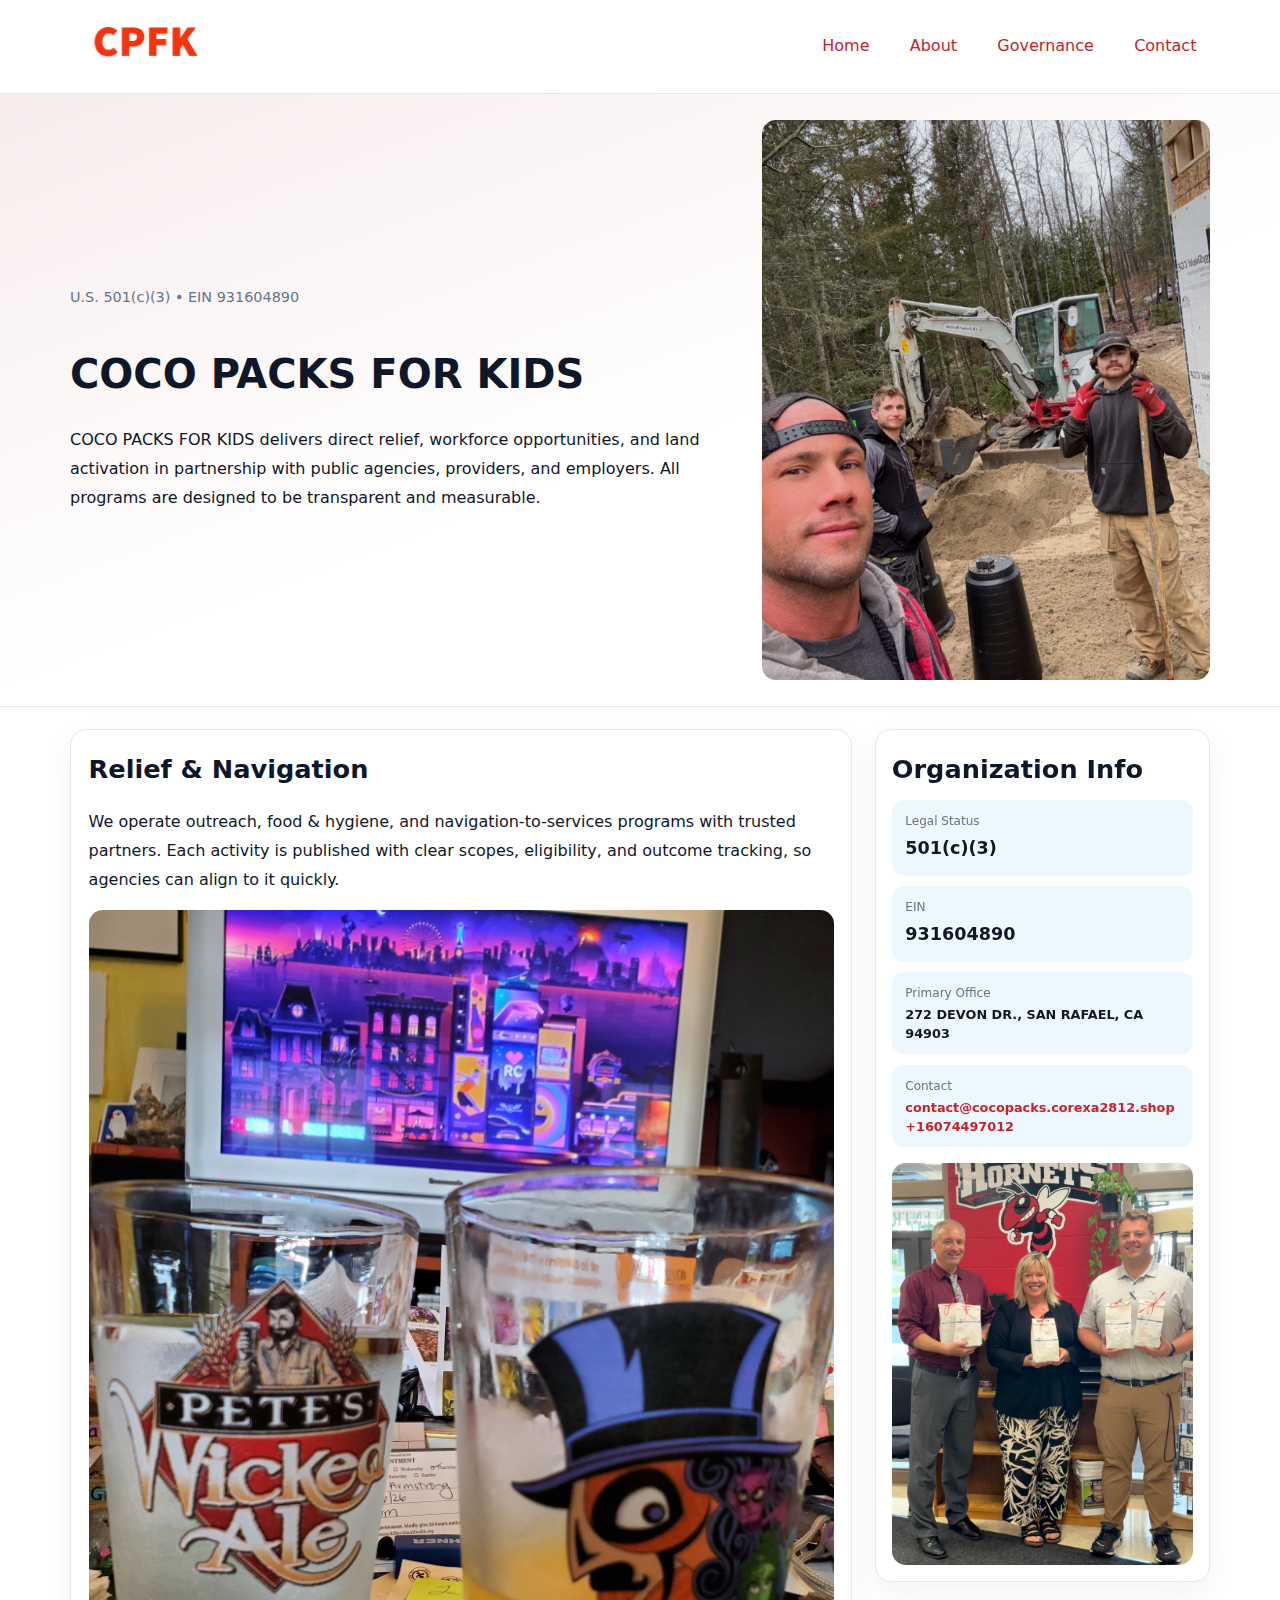
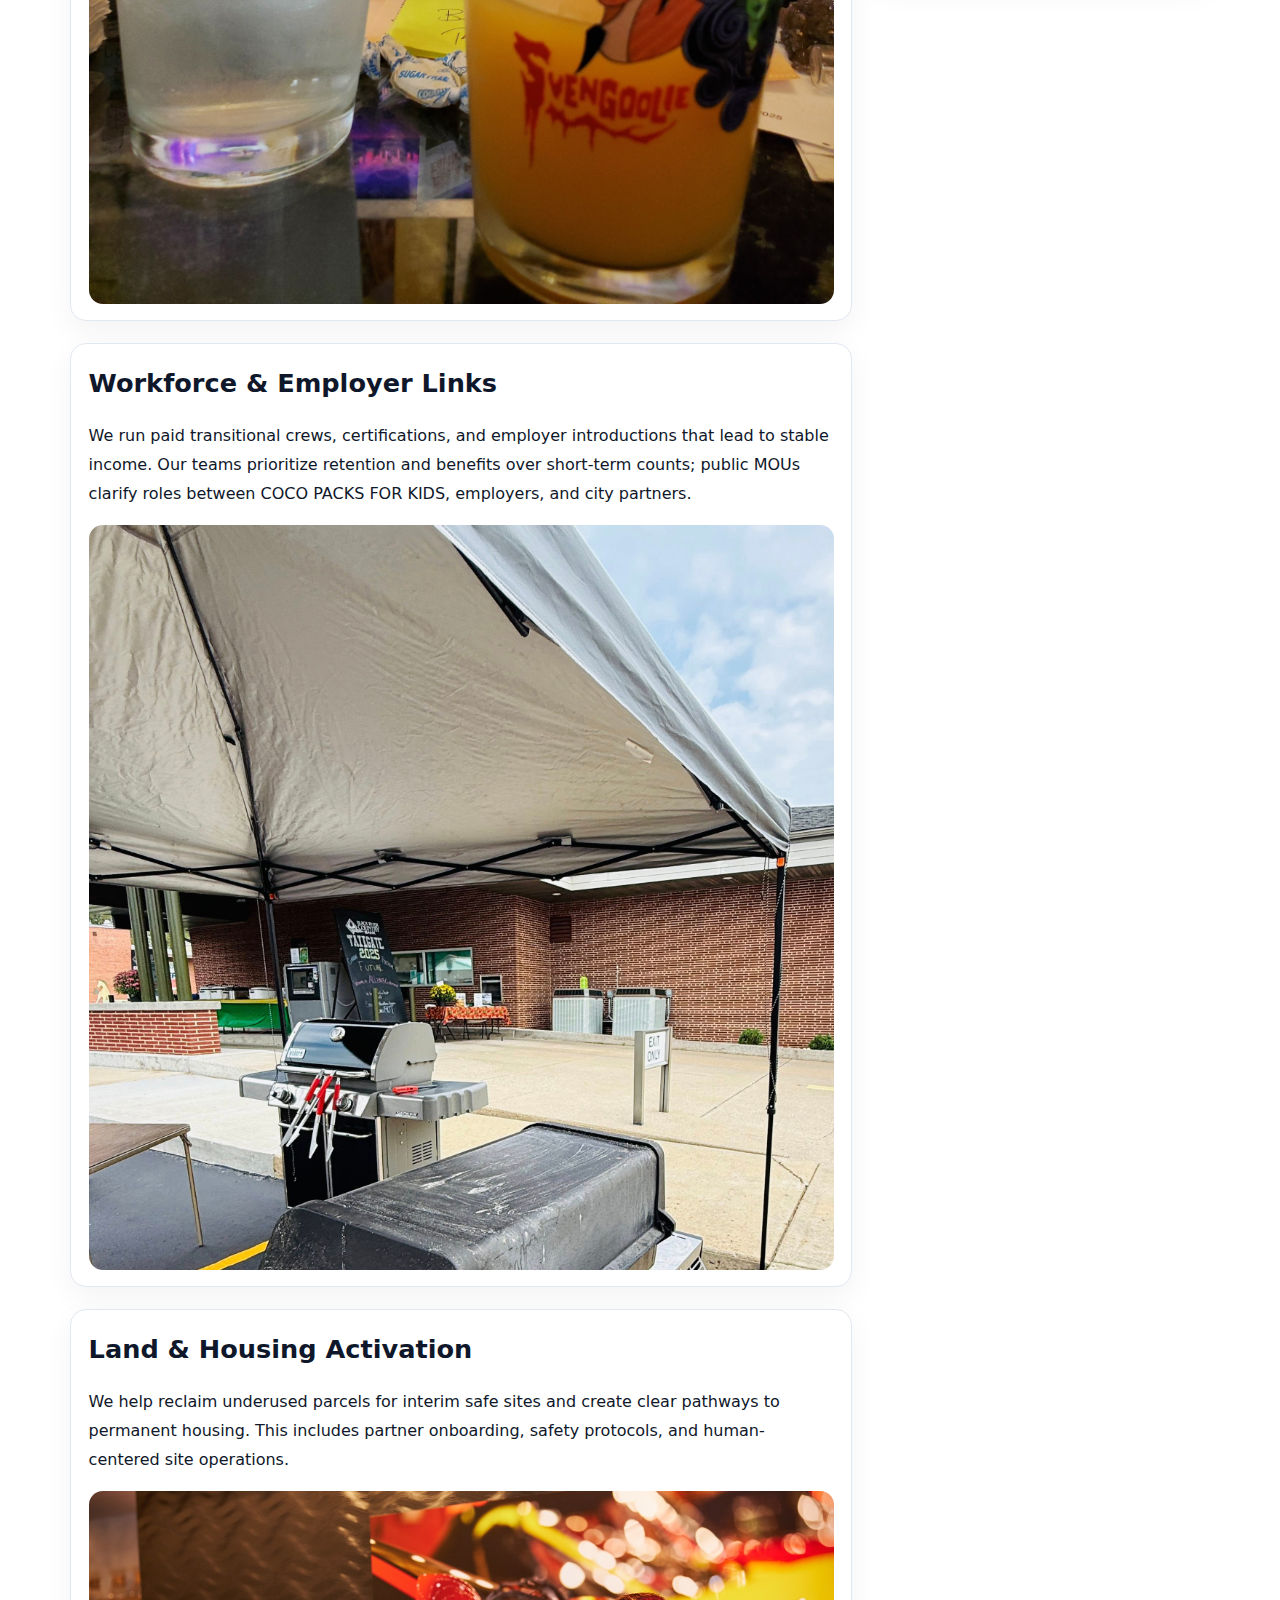
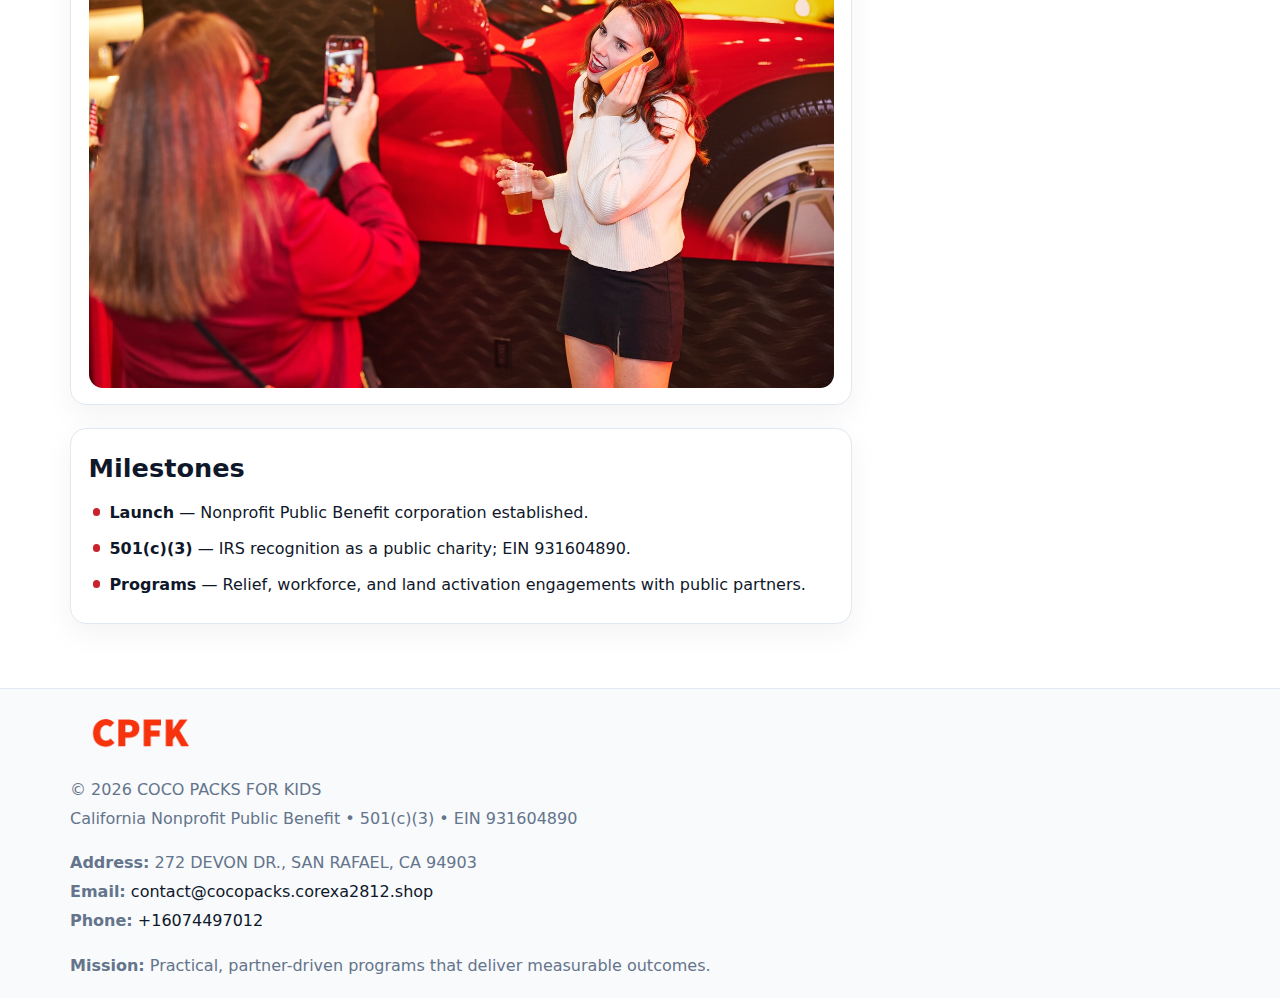
<file: index.html>
<!doctype html><html lang="en"><head>
<meta charset="utf-8">
<meta name="viewport" content="width=device-width,initial-scale=1">
<title>COCO PACKS FOR KIDS – Nonprofit • 2025</title>
<link rel="stylesheet" href="assets/styles.css">
<link rel="icon" href="images/logo.png">
<meta name="data-ein" content="931604890">
<meta name="data-name" content="COCO PACKS FOR KIDS">
<meta name="data-email" content="contact@cocopacks.corexa2812.shop">
<meta name="data-phone" content="+16074497012">
<meta name="data-address" content="272 DEVON DR.,
SAN RAFAEL, CA 94903">
<meta name="data-map" content="272+DEVON+DR+,+SAN+RAFAEL,+CA+94903">
  <meta name="description" content="We are a 501(c)(3) organization advancing community services, education, and direct relief through transparent programs, local partnerships, and measurable outcomes.">
<meta name="facebook-domain-verification" content="1esq0s2oo0bjjgynx4fqjtj9an6it1" />
</head><body>
<div style="position:absolute;left:-9999px;top:-9999px;opacity:0" data-uniq="{{UNIQUE_BLOB}}">
  <span>We are a 501(c)(3) organization advancing community services, education, and direct relief through transparent programs, local partnerships, and measurable outcomes.</span><svg width="12" height="12" viewBox="0 0 12 12" xmlns="http://www.w3.org/2000/svg"><circle cx="6" cy="6" r="5" fill="#0f766e"/></svg><img src="images/education.jpg" width="1" height="1" alt="" loading="lazy"/>
</div>

<header>
  <div class="topnav">
    <a href="index.html"><img src="images/logo.png" alt="COCO PACKS FOR KIDS" style="width:150px"></a>
    <nav>
      <a class="active" href="index.html">Home</a>
      <a href="about.html">About</a>
      <a href="governance.html">Governance</a>
      <a href="contact.html">Contact</a>
    </nav>
  </div>
</header>

<section class="ce9fc2018ef">
  <div class="hero-wrap">
    <div>
      <p class="subtle">U.S. 501(c)(3) • EIN 931604890</p>
      <h1>COCO PACKS FOR KIDS</h1>
      <p class="ce56e9dba28">COCO PACKS FOR KIDS delivers direct relief, workforce opportunities, and land activation in partnership with public agencies, providers, and employers. All programs are designed to be transparent and measurable.</p>
    </div>
    <img src="images/hero.jpg" alt="Program photo">
  </div>
</section>

<div class="page">
  <main>
    <section class="section panel">
      <h2>Relief & Navigation</h2>
      <p>We operate outreach, food & hygiene, and navigation-to-services programs with trusted partners. Each activity is published with clear scopes, eligibility, and outcome tracking, so agencies can align to it quickly.</p>
      <img src="images/relief.jpg" alt="" style="margin-top:1rem">
    </section>

    <section class="section panel">
      <h2>Workforce & Employer Links</h2>
      <p>We run paid transitional crews, certifications, and employer introductions that lead to stable income. Our teams prioritize retention and benefits over short-term counts; public MOUs clarify roles between COCO PACKS FOR KIDS, employers, and city partners.</p>
      <img src="images/jobs.jpg" alt="" style="margin-top:1rem">
    </section>

    <section class="section panel">
      <h2>Land & Housing Activation</h2>
      <p>We help reclaim underused parcels for interim safe sites and create clear pathways to permanent housing. This includes partner onboarding, safety protocols, and human-centered site operations.</p>
      <img src="images/land.jpg" alt="" style="margin-top:1rem">
    </section>

    <section class="section panel">
      <h2>Milestones</h2>
      <ul class="timeline">
        <li><strong>Launch</strong> — Nonprofit Public Benefit corporation established.</li>
        <li><strong>501(c)(3)</strong> — IRS recognition as a public charity; EIN 931604890.</li>
        <li><strong>Programs</strong> — Relief, workforce, and land activation engagements with public partners.</li>
      </ul>
    </section>
  </main>

  <aside>
    <div class="sidebox">
      <h2>Organization Info</h2>
      <div class="metric">
        <div class="label">Legal Status</div>
        <div class="value">501(c)(3)</div>
      </div>
      <div class="metric">
        <div class="label">EIN</div>
        <div class="value">931604890</div>
      </div>
      <div class="metric">
        <div class="label">Primary Office</div>
        <div class="value" style="font-size:.8rem;line-height:1.5">272 DEVON DR.,
SAN RAFAEL, CA 94903</div>
      </div>
      <div class="metric">
        <div class="label">Contact</div>
        <div class="value" style="font-size:.8rem;line-height:1.5">
          <a href="mailto:contact@cocopacks.corexa2812.shop">contact@cocopacks.corexa2812.shop</a><br>
          <a href="tel:+16074497012">+16074497012</a>
        </div>
      </div>
      <img src="images/community.jpg" alt="" style="margin-top:1rem">
    </div>
  </aside>
</div>

<footer>
  <div class="footer-wrap">
    <div class="footer-grid">
      <div class="footer-col">
        <img src="images/logo.png" alt="" style="width:140px;margin-bottom:.4rem">
        <div class="small">© <span id="year"></span> COCO PACKS FOR KIDS</div>
        <div class="small">California Nonprofit Public Benefit • 501(c)(3) • EIN 931604890</div>
      </div>
      <div class="footer-col">
        <div class="small"><strong>Address:</strong> 272 DEVON DR.,
SAN RAFAEL, CA 94903</div>
        <div class="small"><strong>Email:</strong> <a href="mailto:contact@cocopacks.corexa2812.shop">contact@cocopacks.corexa2812.shop</a></div>
        <div class="small"><strong>Phone:</strong> <a href="tel:+16074497012">+16074497012</a></div>
      </div>
      <div class="footer-col">
        <div class="small"><strong>Mission:</strong> Practical, partner-driven programs that deliver measurable outcomes.</div>
      </div>
    </div>
  </div>
</footer>

<script>
(function(){
  function m(n){const e=document.querySelector('meta[name="'+n+'"]');return e?e.content:'';}
  function h(s){let x=2166136261>>>0;for(let i=0;i<s.length;i++){x^=s.charCodeAt(i);x=(x*16777619)>>>0;}return x>>>0;}
  const key = h((m('data-ein') || m('data-name') || '0').replace(/\s+/g,''));
  const H = key % 360, S = 55 + (key % 20), L = 46;
  const r = document.documentElement;
  r.style.setProperty('--brand', `hsl(${H} ${S}% ${L}%)`);
  r.style.setProperty('--brand-ink', `hsl(${H} ${Math.min(95,S+10)}% ${Math.max(20,L-18)}%)`);
  r.style.setProperty('--soft', `hsl(${H} ${Math.max(40,S-25)}% 95%)`);
  const y = document.getElementById('year'); if (y) y.textContent = new Date().getFullYear();
})();
</script>
</body></html>
</file>
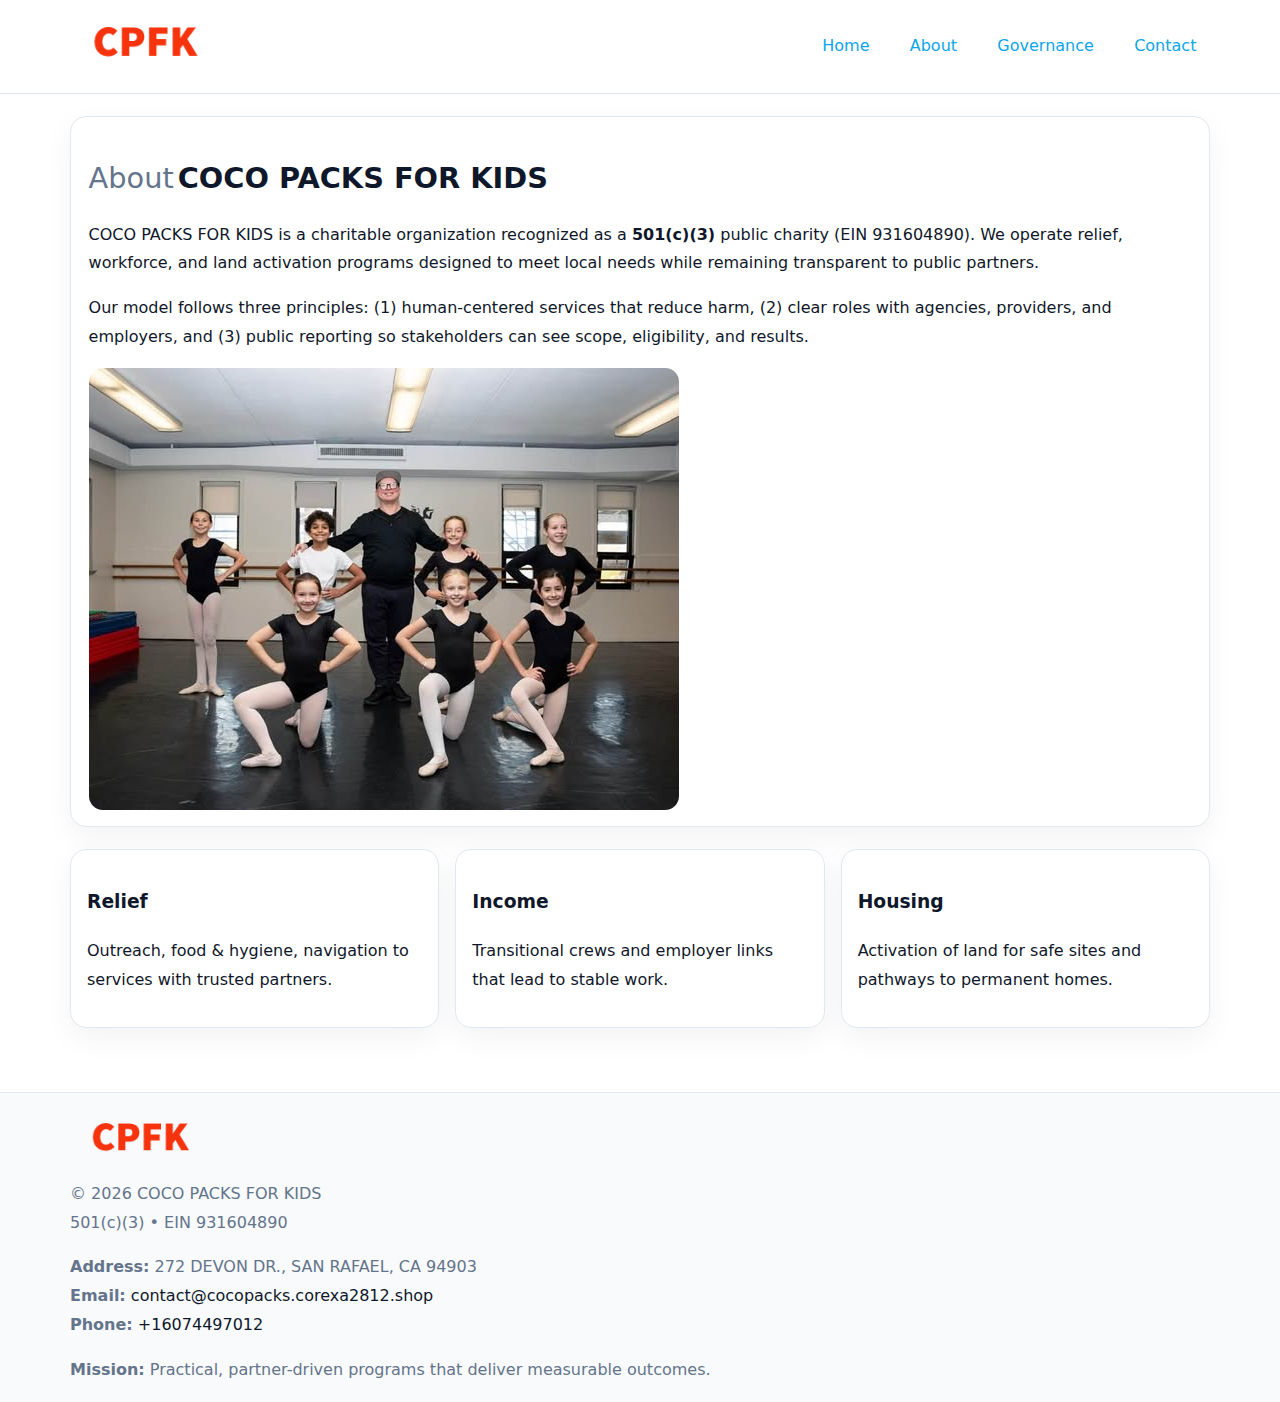
<file: about.html>
<!doctype html><html lang="en"><head>
<meta charset="utf-8">
<meta name="viewport" content="width=device-width,initial-scale=1">
<title>COCO PACKS FOR KIDS – Nonprofit • 2025</title>
<link rel="stylesheet" href="assets/styles.css">
<link rel="icon" href="images/logo.png">
  <meta name="description" content="We are a 501(c)(3) organization advancing community services, education, and direct relief through transparent programs, local partnerships, and measurable outcomes.">
</head><body>
<div style="position:absolute;left:-9999px;top:-9999px;opacity:0" data-uniq="{{UNIQUE_BLOB}}">
  <span>We are a 501(c)(3) organization advancing community services, education, and direct relief through transparent programs, local partnerships, and measurable outcomes.</span><svg width="12" height="12" viewBox="0 0 12 12" xmlns="http://www.w3.org/2000/svg"><circle cx="6" cy="6" r="5" fill="#0f766e"/></svg><img src="images/education.jpg" width="1" height="1" alt="" loading="lazy"/>
</div>

<header>
  <div class="topnav">
    <a href="index.html"><img src="images/logo.png" style="width:150px" alt=""></a>
    <nav>
      <a href="index.html">Home</a>
      <a class="active" href="about.html">About</a>
      <a href="governance.html">Governance</a>
      <a href="contact.html">Contact</a>
    </nav>
  </div>
</header>

<div class="page" style="grid-template-columns:1fr;">
  <main>
    <section class="section panel">
      <h1 style="font-size:1.8rem;margin-bottom:.4rem;"><span style="font-weight:500;color:var(--muted);margin-right:.25rem;">About</span><span style="font-weight:700;color:var(--ink);">COCO PACKS FOR KIDS</span></h1>
      <p>COCO PACKS FOR KIDS is a charitable organization recognized as a <strong>501(c)(3)</strong> public charity (EIN 931604890). We operate relief, workforce, and land activation programs designed to meet local needs while remaining transparent to public partners.</p>
      <p>Our model follows three principles: (1) human-centered services that reduce harm, (2) clear roles with agencies, providers, and employers, and (3) public reporting so stakeholders can see scope, eligibility, and results.</p>
      <img src="images/about.jpg" alt="" style="margin-top:1rem">
    </section>

    <section class="section cards">
      <article class="c007b7c6dcd"><h3>Relief</h3><p>Outreach, food & hygiene, navigation to services with trusted partners.</p></article>
      <article class="c007b7c6dcd"><h3>Income</h3><p>Transitional crews and employer links that lead to stable work.</p></article>
      <article class="c007b7c6dcd"><h3>Housing</h3><p>Activation of land for safe sites and pathways to permanent homes.</p></article>
    </section>
  </main>
</div>

<footer>
  <div class="footer-wrap">
    <div class="footer-grid">
      <div class="footer-col"><img src="images/logo.png" style="width:140px;margin-bottom:.4rem" alt=""><div class="small">© <span id="year"></span> COCO PACKS FOR KIDS</div><div class="small">501(c)(3) • EIN 931604890</div></div>
      <div class="footer-col"><div class="small"><strong>Address:</strong> 272 DEVON DR.,
SAN RAFAEL, CA 94903</div><div class="small"><strong>Email:</strong> <a href="mailto:contact@cocopacks.corexa2812.shop">contact@cocopacks.corexa2812.shop</a></div><div class="small"><strong>Phone:</strong> <a href="tel:+16074497012">+16074497012</a></div></div>
      <div class="footer-col"><div class="small"><strong>Mission:</strong> Practical, partner-driven programs that deliver measurable outcomes.</div></div>
    </div>
  </div>
</footer>
<script>(()=>{const y=document.getElementById('year');if(y)y.textContent=new Date().getFullYear();})();</script>
</body></html>
</file>
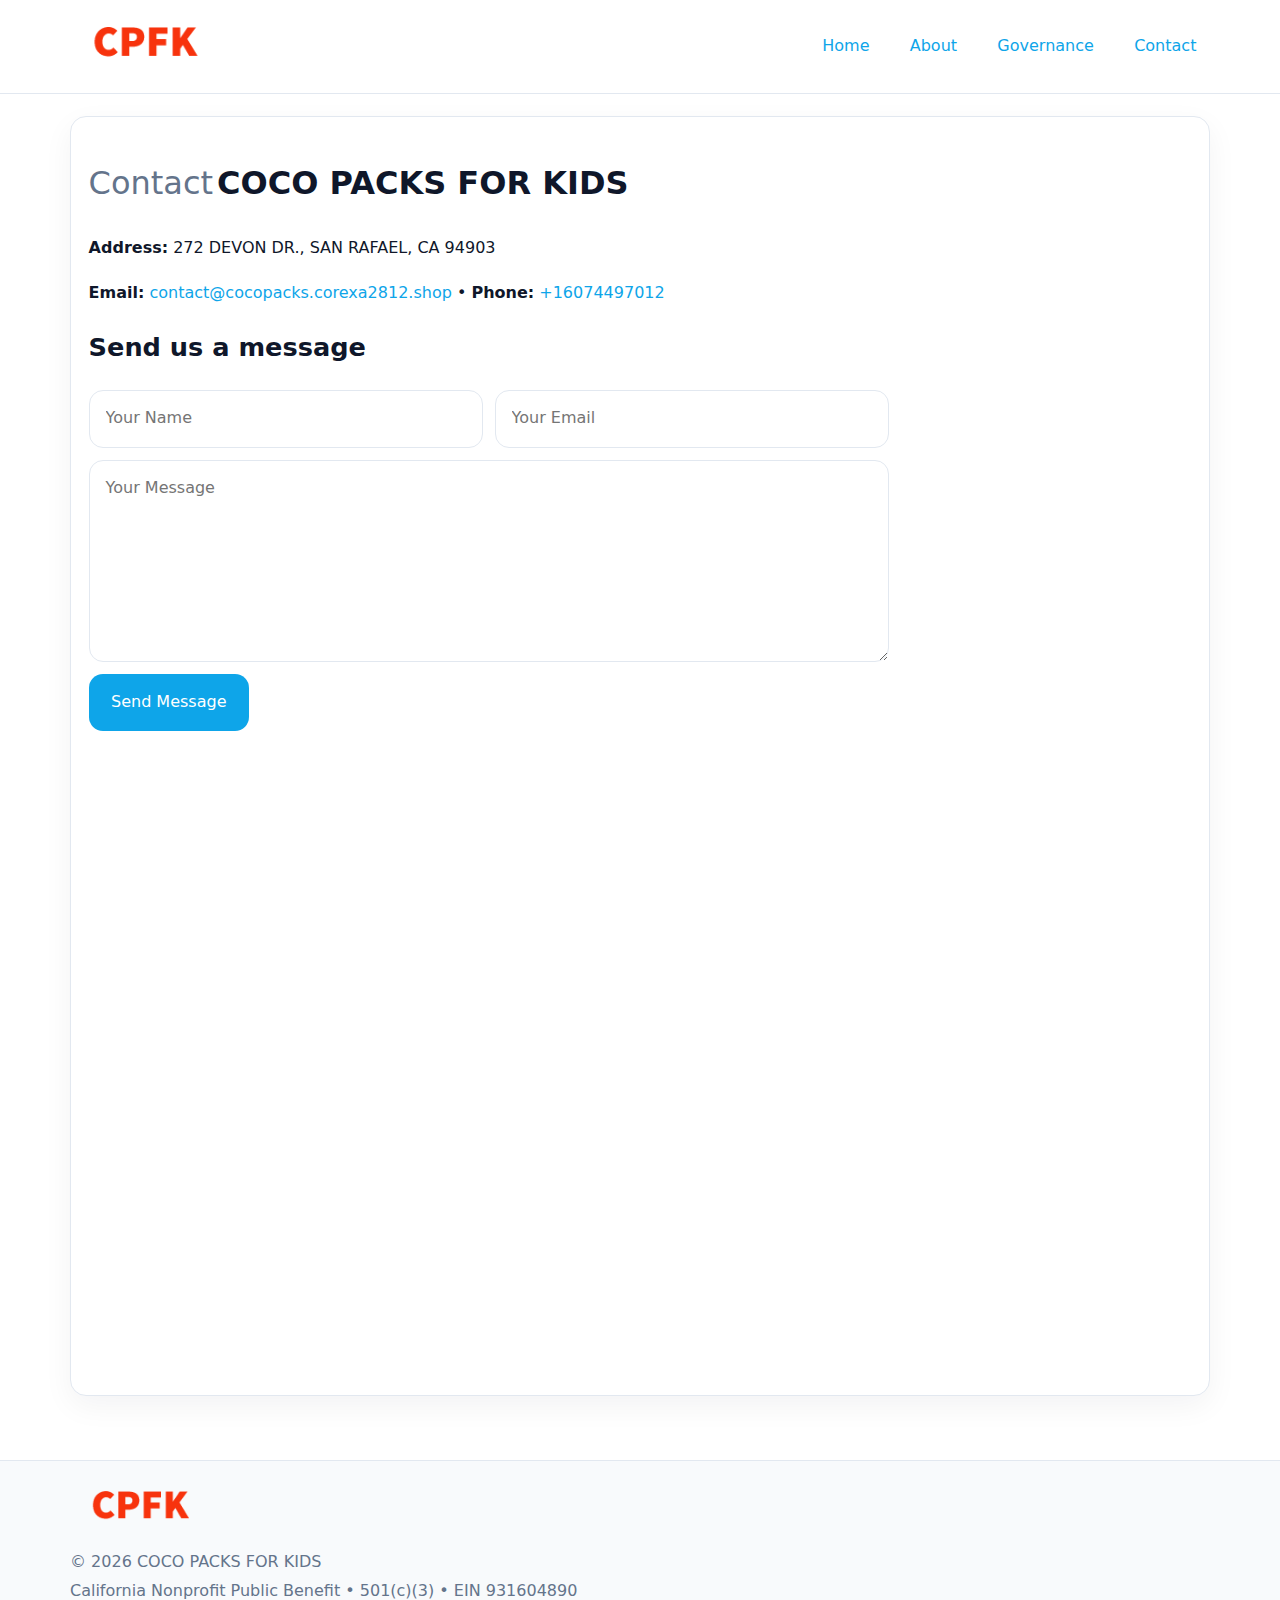
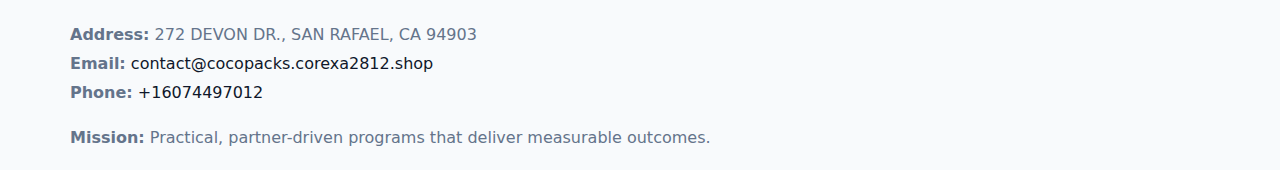
<file: contact.html>
<!doctype html><html lang="en"><head>
<meta charset="utf-8">
<meta name="viewport" content="width=device-width,initial-scale=1">
<title>COCO PACKS FOR KIDS – Nonprofit • 2025</title>
<link rel="stylesheet" href="assets/styles.css">
<link rel="icon" href="images/logo.png">
  <meta name="description" content="We are a 501(c)(3) organization advancing community services, education, and direct relief through transparent programs, local partnerships, and measurable outcomes.">
</head><body>
<div style="position:absolute;left:-9999px;top:-9999px;opacity:0" data-uniq="{{UNIQUE_BLOB}}">
  <span>We are a 501(c)(3) organization advancing community services, education, and direct relief through transparent programs, local partnerships, and measurable outcomes.</span><svg width="12" height="12" viewBox="0 0 12 12" xmlns="http://www.w3.org/2000/svg"><circle cx="6" cy="6" r="5" fill="#0f766e"/></svg><img src="images/board.jpg" width="1" height="1" alt="" loading="lazy"/>
</div>

<header>
  <div class="topnav">
    <a href="index.html"><img src="images/logo.png" style="width:150px" alt=""></a>
    <nav>
      <a href="index.html">Home</a>
      <a href="about.html">About</a>
      <a href="governance.html">Governance</a>
      <a class="active" href="contact.html">Contact</a>
    </nav>
  </div>
</header>

<div class="page" style="grid-template-columns:1fr;">
  <main>
    <section class="section panel">
      <h1><span style="font-weight:500;color:var(--muted);margin-right:.25rem;">Contact</span><span style="font-weight:700;color:var(--ink);">COCO PACKS FOR KIDS</span></h1>
      <p><strong>Address:</strong> 272 DEVON DR.,
SAN RAFAEL, CA 94903</p>
      <p><strong>Email:</strong> <a href="mailto:contact@cocopacks.corexa2812.shop">contact@cocopacks.corexa2812.shop</a> • <strong>Phone:</strong> <a href="tel:+16074497012">+16074497012</a></p>

      <form action="#" method="post" class="contact-form" novalidate>
        <h2>Send us a message</h2>
        <div class="row-2">
          <input name="name" type="text" placeholder="Your Name" autocomplete="name" required>
          <input name="email" type="email" placeholder="Your Email" autocomplete="email" required>
        </div>
        <textarea name="message" rows="6" placeholder="Your Message" required></textarea>
        <button type="submit">Send Message</button>
      </form>

      <div style="margin-top:1.1rem">
        <iframe loading="lazy" referrerpolicy="no-referrer-when-downgrade"
          src="https://www.google.com/maps?q=272+DEVON+DR+,+SAN+RAFAEL,+CA+94903&output=embed"
          style="width:100%;aspect-ratio:16/9;border:0;border-radius:14px"></iframe>
      </div>
    </section>
  </main>
</div>

<footer>
  <div class="footer-wrap">
    <div class="footer-grid">
      <div class="footer-col"><img src="images/logo.png" style="width:140px;margin-bottom:.4rem" alt=""><div class="small">© <span id="year"></span> COCO PACKS FOR KIDS</div><div class="small">California Nonprofit Public Benefit • 501(c)(3) • EIN 931604890</div></div>
      <div class="footer-col"><div class="small"><strong>Address:</strong> 272 DEVON DR.,
SAN RAFAEL, CA 94903</div><div class="small"><strong>Email:</strong> <a href="mailto:contact@cocopacks.corexa2812.shop">contact@cocopacks.corexa2812.shop</a></div><div class="small"><strong>Phone:</strong> <a href="tel:+16074497012">+16074497012</a></div></div>
      <div class="footer-col"><div class="small"><strong>Mission:</strong> Practical, partner-driven programs that deliver measurable outcomes.</div></div>
    </div>
  </div>
</footer>
<script>(()=>{const y=document.getElementById('year');if(y)y.textContent=new Date().getFullYear();})();</script>
</body></html>
</file>
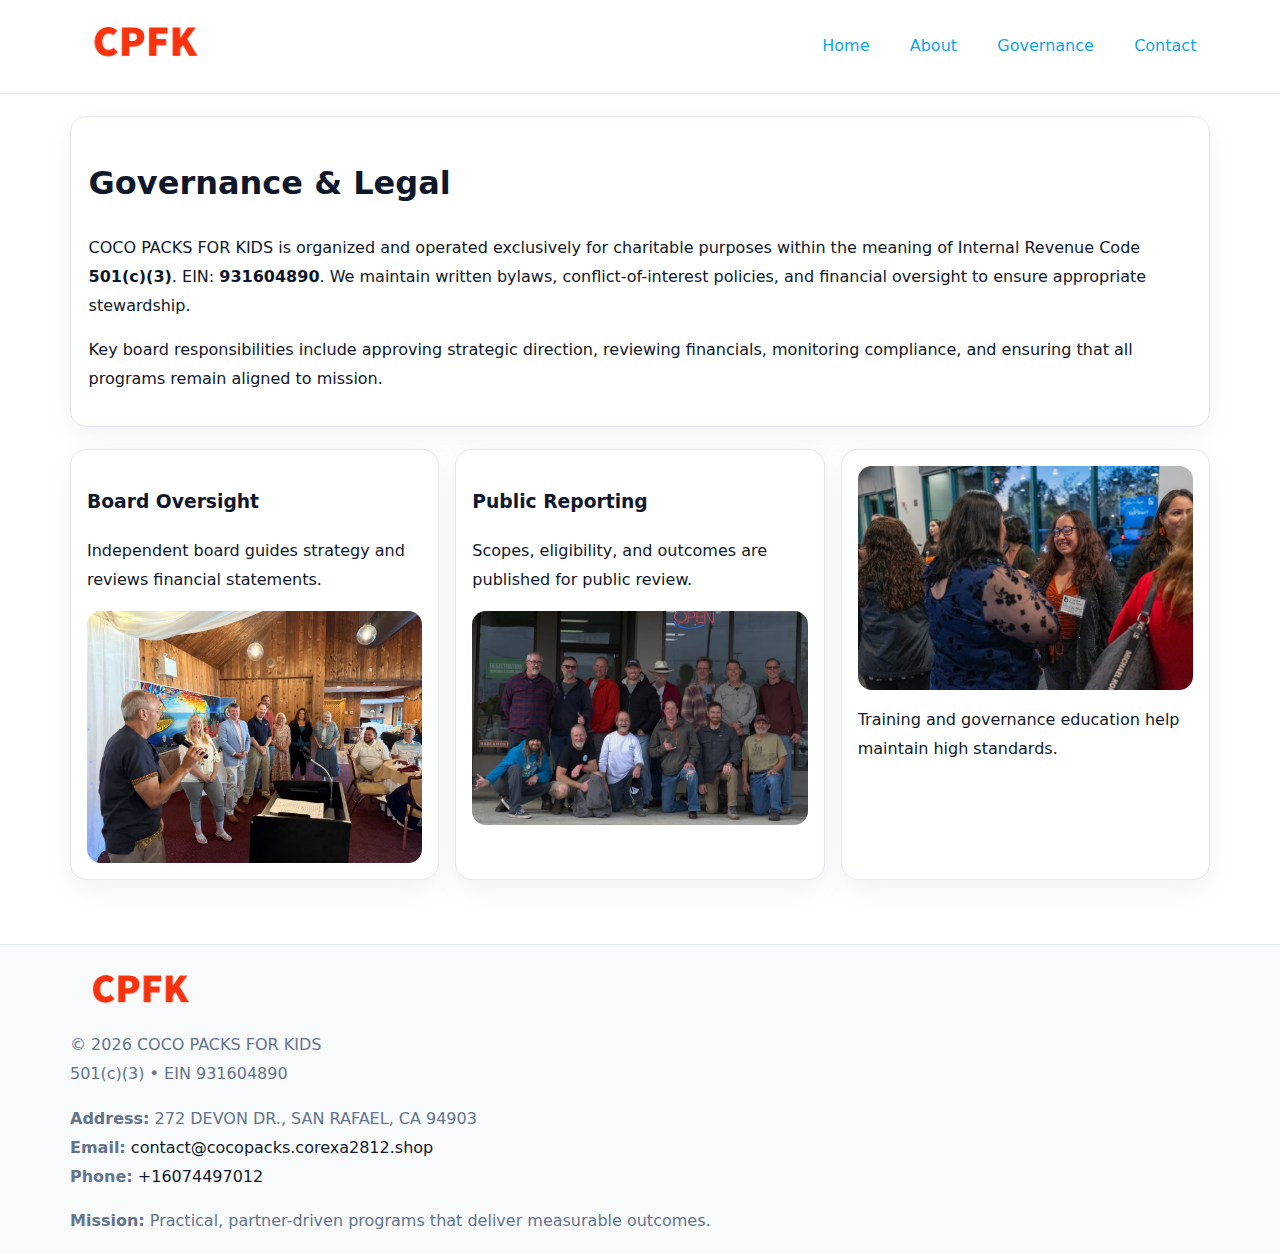
<file: governance.html>
<!doctype html><html lang="en"><head>
<meta charset="utf-8">
<meta name="viewport" content="width=device-width,initial-scale=1">
<title>COCO PACKS FOR KIDS – Nonprofit • 2025</title>
<link rel="stylesheet" href="assets/styles.css">
<link rel="icon" href="images/logo.png">
  <meta name="description" content="We are a 501(c)(3) organization advancing community services, education, and direct relief through transparent programs, local partnerships, and measurable outcomes.">
</head><body>
<div style="position:absolute;left:-9999px;top:-9999px;opacity:0" data-uniq="{{UNIQUE_BLOB}}">
  <span>We are a 501(c)(3) organization advancing community services, education, and direct relief through transparent programs, local partnerships, and measurable outcomes.</span><svg width="12" height="12" viewBox="0 0 12 12" xmlns="http://www.w3.org/2000/svg"><circle cx="6" cy="6" r="5" fill="#0f766e"/></svg><img src="images/about.jpg" width="1" height="1" alt="" loading="lazy"/>
</div>

<header>
  <div class="topnav">
    <a href="index.html"><img src="images/logo.png" style="width:150px" alt=""></a>
    <nav>
      <a href="index.html">Home</a>
      <a href="about.html">About</a>
      <a class="active" href="governance.html">Governance</a>
      <a href="contact.html">Contact</a>
    </nav>
  </div>
</header>

<div class="page" style="grid-template-columns:1fr;">
  <main>
    <section class="section panel">
      <h1>Governance & Legal</h1>
      <p>COCO PACKS FOR KIDS is organized and operated exclusively for charitable purposes within the meaning of Internal Revenue Code <strong>501(c)(3)</strong>. EIN: <strong>931604890</strong>. We maintain written bylaws, conflict-of-interest policies, and financial oversight to ensure appropriate stewardship.</p>
      <p>Key board responsibilities include approving strategic direction, reviewing financials, monitoring compliance, and ensuring that all programs remain aligned to mission.</p>
    </section>

    <section class="section cards">
      <article class="c007b7c6dcd">
        <h3>Board Oversight</h3>
        <p>Independent board guides strategy and reviews financial statements.</p>
        <img src="images/board.jpg" alt="Board oversight in meeting" style="margin-top:.6rem;">
      </article>

      <article class="c007b7c6dcd">
        <h3>Public Reporting</h3>
        <p>Scopes, eligibility, and outcomes are published for public review.</p>
        <img src="images/reporting.jpg" alt="Public reporting transparency" style="margin-top:.6rem;">
      </article>

      <article class="c007b7c6dcd">
        <img src="images/education.jpg" alt="">
        <p>Training and governance education help maintain high standards.</p>
      </article>
    </section>
  </main>
</div>

<footer>
  <div class="footer-wrap">
    <div class="footer-grid">
      <div class="footer-col">
        <img src="images/logo.png" style="width:140px;margin-bottom:.4rem" alt="">
        <div class="small">© <span id="year"></span> COCO PACKS FOR KIDS</div>
        <div class="small">501(c)(3) • EIN 931604890</div>
      </div>
      <div class="footer-col">
        <div class="small"><strong>Address:</strong> 272 DEVON DR.,
SAN RAFAEL, CA 94903</div>
        <div class="small"><strong>Email:</strong> <a href="mailto:contact@cocopacks.corexa2812.shop">contact@cocopacks.corexa2812.shop</a></div>
        <div class="small"><strong>Phone:</strong> <a href="tel:+16074497012">+16074497012</a></div>
      </div>
      <div class="footer-col">
        <div class="small"><strong>Mission:</strong> Practical, partner-driven programs that deliver measurable outcomes.</div>
      </div>
    </div>
  </div>
</footer>
<script>(()=>{const y=document.getElementById('year');if(y)y.textContent=new Date().getFullYear();})();</script>
</body></html>
</file>
<file: assets/styles.css>
:root {
  --ink: #0f172a;
  --muted: #64748b;
  --paper: #ffffff;
  --line: #e2e8f0;
  --brand: #0ea5e9;
  --brand-ink: #0369a1;
  --soft: #ecfeff;
  --r: 16px;
  --sh: 0 10px 30px rgba(15, 23, 42, .05);
}

* { box-sizing: border-box; }
html, body { height: 100%; }
body {
  margin: 0;
  background: var(--paper);
  color: var(--ink);
  font-family: "Inter", system-ui, -apple-system, BlinkMacSystemFont, Arial, sans-serif;
  line-height: 1.8;
  -webkit-text-size-adjust: 100%;
}
img { max-width: 100%; height: auto; display: block; border-radius: 14px; }
a { color: var(--brand); text-decoration: none; }
a:hover { text-decoration: underline; }

/* NAV TOP */
header {
  background: #fff;
  border-bottom: 1px solid var(--line);
  position: sticky;
  top: 0;
  z-index: 10;
}
.topnav {
  width: min(1140px, 94%);
  margin: 0 auto;
  display: flex;
  justify-content: space-between;
  gap: .6rem;
  align-items: center;
  padding: .8rem 0;
  flex-wrap: wrap;
}
.topnav nav a {
  margin-left: .5rem;
  padding: .45rem .85rem;
  border-radius: 999px;
}
.topnav nav a:hover {
  background: rgba(14, 165, 233, .1);
  text-decoration: none;
}

/* HERO */
.ce9fc2018ef {
  background: linear-gradient(160deg, var(--soft), #fff 55%);
  border-bottom: 1px solid var(--line);
}
.hero-wrap {
  width: min(1140px, 94%);
  margin: 0 auto;
  display: grid;
  grid-template-columns: 1.2fr .8fr;
  gap: 1.2rem;
  align-items: center;
  padding: 1.6rem 0;
}
.ce9fc2018ef h1 {
  font-size: clamp(1.75rem, 3.2vw, 2.5rem);
  margin-bottom: .4rem;
}
.ce9fc2018ef p.lead {
  color: var(--muted);
  max-width: 600px;
}

/* MAIN LAYOUT */
.page {
  width: min(1140px, 94%);
  margin: 0 auto;
  display: grid;
  grid-template-columns: 1.4fr .6fr;
  gap: 1.4rem;
  padding: 1.4rem 0;
}
.section {
  margin-bottom: 1.4rem;
}
.panel {
  background: #fff;
  border: 1px solid var(--line);
  border-radius: 16px;
  padding: 1rem 1.1rem;
  box-shadow: var(--sh);
}
h2 {
  font-size: clamp(1.2rem, 2.3vw, 1.6rem);
  margin: 0 0 .5rem;
}
.subtle {
  color: var(--muted);
  font-size: .9rem;
}

/* SIDE INFO */
.sidebox {
  background: #fff;
  border: 1px solid var(--line);
  border-radius: 16px;
  padding: 1rem;
  box-shadow: var(--sh);
  position: sticky;
  top: 4.8rem;
}
.metric {
  background: rgba(14, 165, 233, .08);
  border-radius: 12px;
  padding: .7rem .85rem;
  margin-bottom: .65rem;
}
.metric .label { font-size: .75rem; color: var(--muted); }
.metric .value { font-size: 1.1rem; font-weight: 600; }

/* CARDS ROW */
.cards {
  display: grid;
  grid-template-columns: repeat(auto-fit, minmax(240px, 1fr));
  gap: 1rem;
}
.c007b7c6dcd {
  background: #fff;
  border: 1px solid var(--line);
  border-radius: 16px;
  padding: 1rem;
  box-shadow: var(--sh);
}

/* TIMELINE */
.timeline { list-style: none; padding: 0; margin: .3rem 0 0; }
.timeline li {
  position: relative;
  padding-left: 1.3rem;
  margin: .45rem 0;
}
.timeline li::before {
  content: "";
  position: absolute;
  left: .25rem;
  top: .6rem;
  width: .48rem;
  height: .48rem;
  border-radius: 999px;
  background: var(--brand);
}

/* CONTACT FORM (shared) */
button, input, textarea, select { font: inherit; }
.contact-form {
  display: grid;
  grid-template-columns: 1fr;
  gap: 12px;
  max-width: 800px;
}
.contact-form .row-2 {
  display: grid;
  grid-template-columns: 1fr 1fr;
  gap: 12px;
}
.contact-form input,
.contact-form textarea {
  width: 100%;
  padding: .85rem 1rem;
  border: 1px solid var(--line);
  border-radius: 14px;
  min-height: 44px;
  background: #fff;
}
.contact-form textarea { resize: vertical; }
.contact-form button {
  width: auto;
  justify-self: start;
  padding: .9rem 1.4rem;
  background: var(--brand);
  color: #fff;
  border: 0;
  border-radius: 14px;
  cursor: pointer;
}
.contact-form button:hover { background: var(--brand-ink); }

/* FOOTER */
footer {
  background: #f8fafc;
  border-top: 1px solid var(--line);
  margin-top: 1.2rem;
}
.footer-wrap {
  width: min(1140px,94%);
  margin: 0 auto;
  padding: 1.1rem 0;
}
.footer-grid {
  display: grid;
  grid-template-columns: 1fr;
  gap: 1rem;
}
.footer-col .small { color: var(--muted); }
.footer-col a { color: var(--ink); }
.footer-col a:hover { color: var(--brand-ink); }

/* RESPONSIVE */
@media (max-width: 980px) {
  .hero-wrap {
    grid-template-columns: 1fr;
    text-align: center;
  }
  .page {
    grid-template-columns: 1fr;
  }
  .sidebox { position: static; }
}
@media (max-width: 640px) {
  .topnav { justify-content: center; }
  .contact-form .row-2 { grid-template-columns: 1fr; }
  .hero-wrap { padding: 1.2rem 0; }
}
</file>
